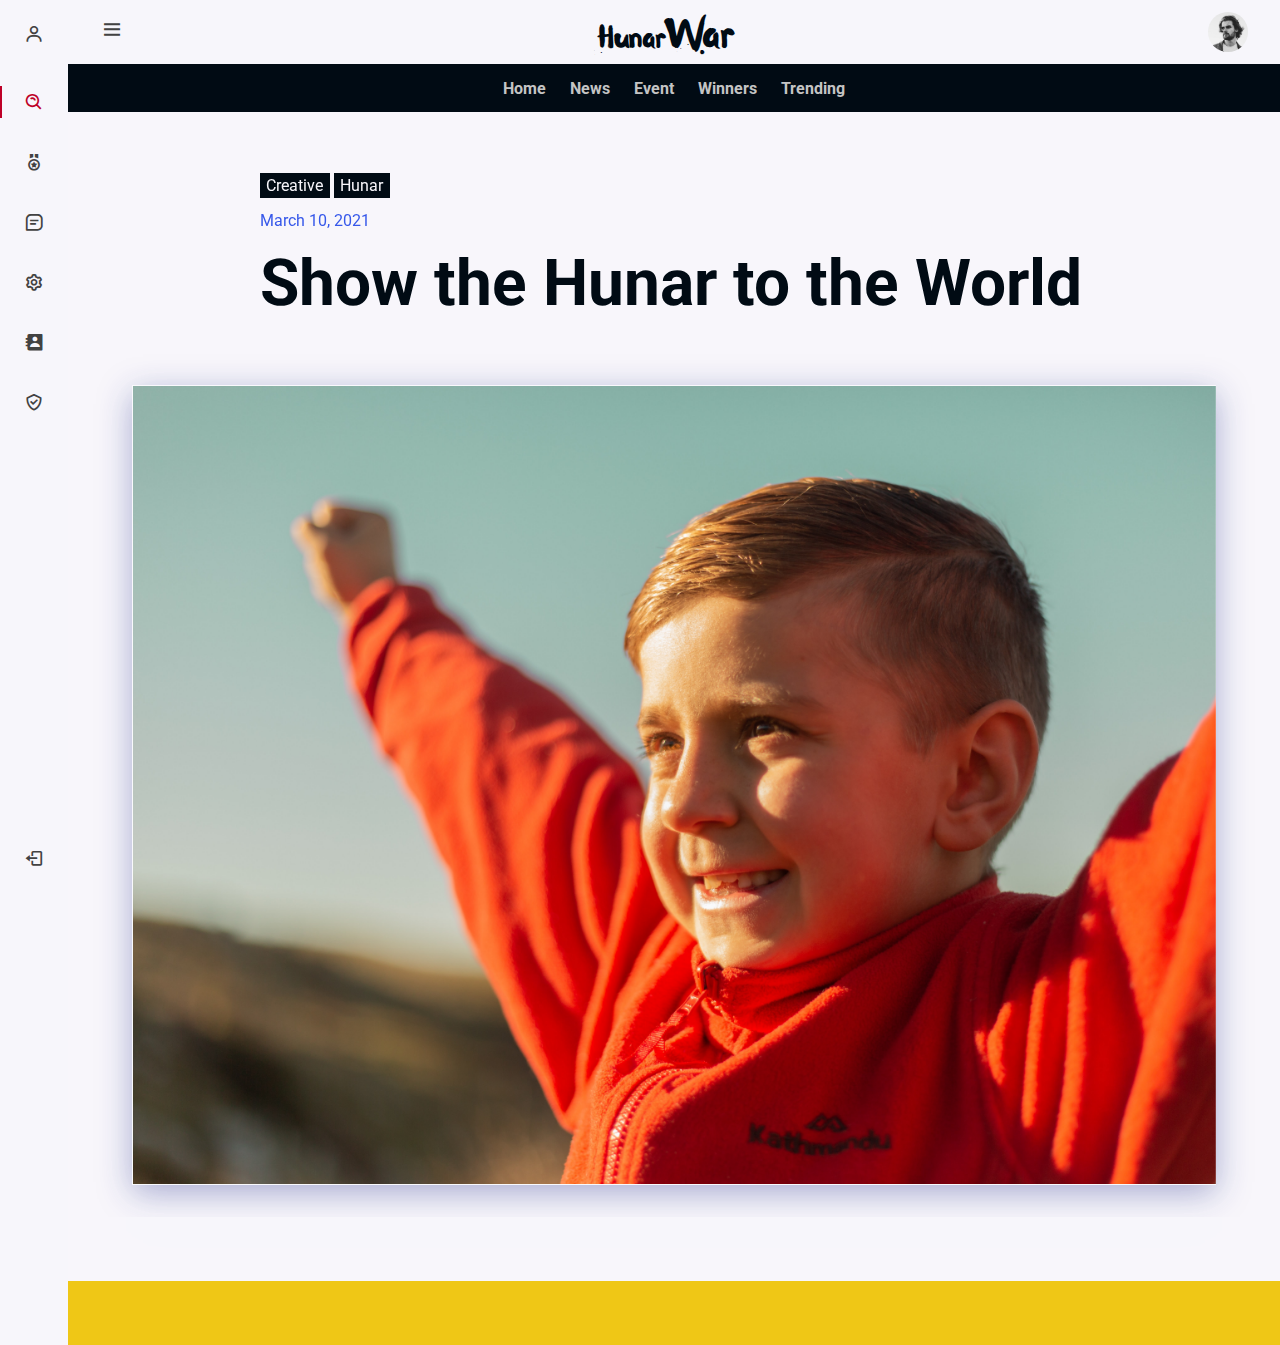
<file: index.html>
<!DOCTYPE html>
<html lang="en">
    <head>
        <meta charset="UTF-8">
        <meta name="viewport" content="width=device-width, initial-scale=1.0">

        <link href="https://fonts.googleapis.com/css2?family=Oregano&display=swap" rel="stylesheet">
        <link href="http://fonts.googleapis.com/css?family=Roboto:300,300i,400,400i,500,500i,700,700i|Roboto+Mono:300,400,500|Google+Sans:400,500,700|Material+Icons|Google+Sans+Display:400,500,700|Google+Sans+Text:400,500,700,400i,500i,700i" rel="stylesheet">
        <!-- ===== BOX ICONS ===== -->
        <link href='https://cdn.jsdelivr.net/npm/boxicons@2.0.5/css/boxicons.min.css' rel='stylesheet'>

        <!-- ===== CSS ===== -->
        <link rel="stylesheet" href="assets/css/styles.css">

        <title>HunarWar</title>
    </head>
    <body >
        <header class="header" id="header">
            <div class="header__toggle" id="body-pd">
                <i class='bx bx-menu' id="header-toggle"></i>
            </div>

            <div class="hunarwar">
                <a>Hunar<span class="hunarwar-w">War</span></a>
            </div>

            <div class="header__img">
                <a><img src="assets/img/perfil.jpg" alt=""></a>
            </div>
        </header>
        <div class="header1" id="header">
           
                <a href="index.html" class="nav__link1 active1">
                    <span class="nav__name1">Home</span>
                </a>

                <a href="underconstruction.html" class="nav__link1">
                    <span class="nav__name1">News</span>
                </a>
                
                <a href="underconstruction.html" class="nav__link1">
                    <span class="nav__name1">Event</span>
                </a>

                <a href="underconstruction.html" class="nav__link1">
                    <span class="nav__name1">Winners</span>
                </a>

                <a href="underconstruction.html" class="nav__link1">
                    <span class="nav__name1">Trending</span>
                </a>
            </div>

        <div class="l-navbar" id="nav-bar">
            <nav class="nav">
                <div>
                    <a href="underconstruction.html" class="nav__logo">
                        <i class='bx bx-user nav__logo-icon'></i>
                        <span class="nav__logo-name">Username</span>
                    </a>

                    <div class="nav__list">
                        <a href="underconstruction.html" class="nav__link active">
                        <i class='bx bx-search-alt nav__icon' ></i>
                            <span class="nav__name">Search</span>
                        </a>

                        <a href="underconstruction.html" class="nav__link">
                            <i class='bx bx-medal nav__icon' ></i>
                            <span class="nav__name">Rewards</span>
                        </a>
                        
                        <a href="underconstruction.html" class="nav__link">
                            <i class='bx bx-message-square-detail nav__icon' ></i>
                            <span class="nav__name">About Us</span>
                        </a>

                        <a href="underconstruction.html" class="nav__link">
                            <i class='bx bx-cog nav__icon' ></i>
                            <span class="nav__name">Settings</span>
                        </a>

                        <a href="underconstruction.html" class="nav__link">
                            <i class='bx bxs-contact nav__icon' ></i>
                            <span class="nav__name">Contact</span>
                        </a>

                        <a href="underconstruction.html" class="nav__link">
                            <i class='bx bx-check-shield nav__icon'></i>
                            <span class="nav__name">Privacy Policy</span>
                        </a>
                    </div>
                </div>

                <a href="underconstruction.html" class="nav__link">
                    <i class='bx bx-log-out nav__icon' ></i>
                    <span class="nav__name">Log Out</span>
                </a>
            </nav>
        </div>

        <!-- main area  -->
    <main id="main">

        <!-- section A -->
        <section id="section-a" class="grid">
             <span class="oppo" >Creative</span> <span  class="oppo" >Hunar</span>
             <p style="color: #3758ea;">March 10, 2021</p>
             <h1 class="main-heading" style="margin-top: 1rem;">Show the Hunar to the World</h1>
        </section>
        
       

        <!-- section B -->
        <section id="section-b" class="grid">
            <div class="content1">
                <!-- <p class="head1"> The <span style="color:#F7F6FB ; background-color:#BE0027 ; padding:0 0.55rem; ">hottest</span> trends for you to always be in a row.</p>
                <a href="underconstruction.html" class="head-btn">Get Started</a> -->
            </div>
        </section>

         <!-- section C -->
        <section id="section-c" class="grid" >
            <!-- <div class="content">
                <p class="head1"> The <span style="color:#F7F6FB ; background-color:#BE0027 ; padding:0 0.55rem; ">hottest</span> trends for you to always be in a row.</p>
                <a href="underconstruction.html" class="head-btn">Get Started</a>
            </div> -->
        </section>

        <!-- Section D -->
        <section id="section-d" class="grid">
            <!-- <div class="content">
                <p class="head1"> The <span style="color:#F7F6FB ; background-color:#BE0027 ; padding:0 0.55rem; ">hottest</span> trends for you to always be in a row.</p>
                <a href="underconstruction.html" class="head-btn">Get Started</a>
            </div> -->
        </section>
    </main>
        <!-- <h1>Components</h1> -->
        <!--===== MAIN JS =====-->
        <script src="assets/js/main.js"></script>
    </body>
</html>
</file>
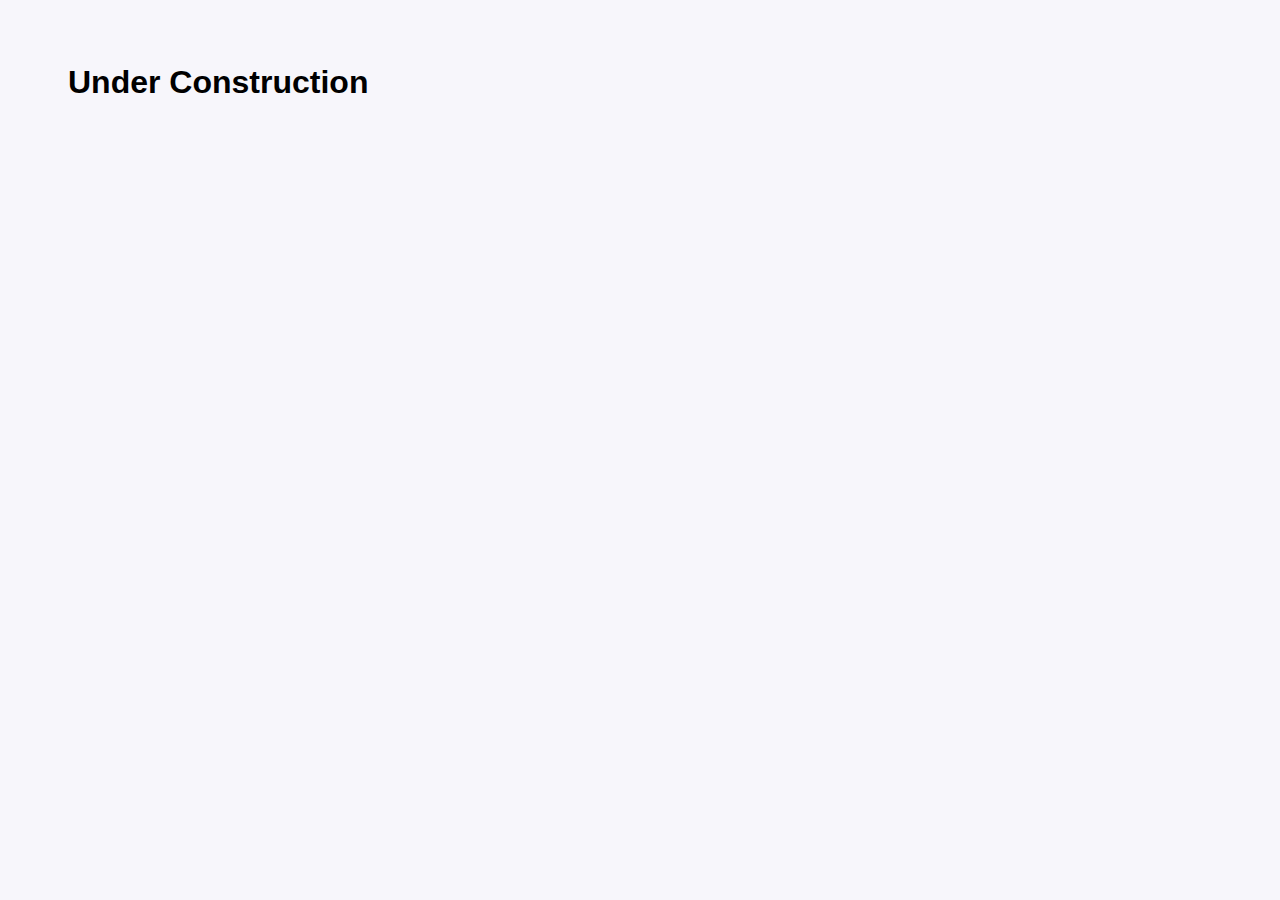
<file: underconstruction.html>
<!DOCTYPE html>
<html lang="en">
<head>
    <meta charset="UTF-8">
    <meta http-equiv="X-UA-Compatible" content="IE=edge">
    <meta name="viewport" content="width=device-width, initial-scale=1.0">
    <title>Under Construction</title>
    <!-- ===== CSS ===== -->
    <link rel="stylesheet" href="assets/css/styles.css">
</head>
<body>

    <h1>Under Construction</h1>
    
</body>
</html>
</file>
<file: assets/css/styles.css>
/*===== GOOGLE FONTS =====*/
@import url("https://fonts.googleapis.com/css2?family=Nunito:wght@400;600;700&display=swap");

/*===== VARIABLES CSS =====*/
:root{
  --header-height: 3rem;
  --nav-width: 68px;

  /*===== Colors =====*/
  --first-color: #BE0027;
  --second-color: #424242; 
  --main-color:#4e218f;
  --first-color-light: #C4C4C4;
  --white-color: #F7F6FB;
  --black-color: #010B14;
  
  /*===== Font and typography =====*/
  --body-font: 'Nunito', sans-serif;
  --normal-font-size: 1rem;
  
  /*===== z index =====*/
  --z-fixed: 100;
}

/*===== BASE =====*/
*,::before,::after{
  box-sizing: border-box;
}

body{
  position: relative;
  margin: var(--header-height) 0 0 0;
  padding: 0;
  background-color: var(--white-color);
  font-family: "Google Sans Text",Roboto,Arial,sans-serif;
  font-size: var(--normal-font-size);
  transition: .5s;
}

#main{
  padding-top: 3rem;
  justify-content: center;
}

a{
  text-decoration: none;
}


/*===== HEADER =====*/
.header{
  width: 100%;
  height: var(--header-height);
  position: fixed;
  top: 0;
  left: 0;
  display: flex;
  align-items: center;
  justify-content: space-between;
  padding: 0 1rem;
  background-color: var(--white-color);
  z-index: var(--z-fixed);
  transition: .5s;
}

.header__toggle{
  color: var(--second-color);
  font-size: 1.5rem;
  cursor: pointer;
}

.header__img{
  width: 35px;
  height: 35px;
  display: flex;
  justify-content: center;
  border-radius: 50%;
  overflow: hidden;
}

.header__img img{
  width: 40px;
}

.header1{
  width: 100%;
  height: var(--header-height);
  position: fixed;
  top: 64;
  left: 0;
  display: flex;
  align-items: center;
  justify-content: space-between;
  background-color: var(--black-color);
  z-index: var(--z-fixed);
  transition: .5s;
}

.nav__link1{
  position: relative;
  color:var(--first-color-light);
  padding: 0.55rem;
  font-weight: 700;
  transition: .3s;
}

.nav__link1:hover{
  color: var(--first-color);
  box-shadow: 0px 0px 20px  rgba(255, 255, 255, 0.4);
  padding: 0.55rem;
  border-radius: 10px;
  transition: .3s;
}

#section-a,#section-b,#section-c,#section-d{
  padding: 2rem;
  color: var(--black-color);
}

#section-d{
  background-color: #EFC716;
}
#section-a,#section-b,#section-c{
  background: rgba( 247, 246, 251, 0.90 );

  backdrop-filter: blur( 20.0px );
  -webkit-backdrop-filter: blur( 20.0px );
}
#section-a{
  position: relative;
  left: 0;
 
}

.content1{
  background-image: url(../img/back2.jpg);
  background-repeat: no-repeat;
  position:relative;
  height: 15rem;
  width: 100%;
  padding: 2rem;
  background-size: cover;
  box-shadow: 0 8px 32px 0 rgba( 31, 38, 135, 0.37 );
  border: 1px solid rgba( 255, 255, 255, 0.18 );
  transition: .5s;
}
.content{
  position:relative;
  height: 100%;
  width: 100%;
 padding: 2rem;
  background: rgba( 255, 255, 255, 0.20 );
  box-shadow: 0 8px 32px 0 rgba( 31, 38, 135, 0.37 );
  backdrop-filter: blur( 7.0px );
  -webkit-backdrop-filter: blur( 7.0px );
  border: 1px solid rgba( 255, 255, 255, 0.18 );
  transition: .5s;
}

.oppo{
  color:var(--white-color);
  background-color:var(--black-color);
  padding:0.2rem 0.4rem; 
}

.head1{
  font-weight: 800;
  font-size: 2rem;
  margin: 0;
  padding: 0 0 2rem 0 ;
  z-index: 99;
}

.head-btn{
  position: relative;
  color: var(--white-color);
  background:rgba( 190, 0, 39, 0.90 );
  box-shadow: 0 8px 32px 0 rgba( 31, 38, 135, 0.37 );
  padding: 0.55rem 0.75rem;
  font-weight: 700;
  width: max-content;
  display: flex;
  justify-content: center;
  border-radius: 50px;
  cursor: pointer;
  z-index: 99;
}
.head-btn:hover{
  box-shadow: 0px 0px 20px  rgba(255, 255, 255, 0.4);
}

/*===== NAV =====*/
.l-navbar{
  position: fixed;
  top: 0;
  left: -30%;
  width: var(--nav-width);
  height: 100vh;
  background-color: var(--white-color);
  padding: .5rem 1rem 0 0;
  transition: .5s;
  z-index: var(--z-fixed);
}

.nav{
  height: 100%;
  display: flex;
  flex-direction: column;
  justify-content: space-between;
  overflow: hidden;
}

.nav__logo, .nav__link{
  display: grid;
  grid-template-columns: max-content max-content;
  align-items: center;
  column-gap: 1rem;
  padding: .5rem 0 .5rem 1.5rem;
}

.nav__logo{
  margin-bottom: 2rem;
}
@font-face{
  font-family: "waterlily";
  src: url(../fonts/Waterlily\ Script.ttf);
  font-style: normal;
  font-weight: 18;
}

/* .main-heading{
  font-family: 'Oregano', cursive;
} */
.hunarwar{
  color:   var(--black-color);
  
  font-size: 30px;
  font-family: "waterlily";
}

.hunarwar-w{
  font-size: 40px;
}

.nav__logo-icon{
  font-size: 1.25rem;
  color: var(--second-color);
}

.nav__logo-name{
  color: var(--second-color);
  font-weight: 700;
  
}

.nav__link{
  position: relative;
  color: var(--second-color);
  margin-bottom: 1.5rem;
  transition: .3s;
}

.nav__link:hover{
  color: var(--first-color);
}

.nav__icon{
  font-size: 1.25rem;
}

/*Show navbar movil*/
.show{
  left: 0;
}

/*Add padding body movil*/
.body-pd{
  padding-left: 40px;
}

/*Active links*/
.active{
  color: var(--first-color);
}

.active::before{
  content: '';
  position: absolute;
  left: 0;
  width: 2px;
  height: 32px;
  background-color: var(--first-color);
}

.main-heading{
  margin: 0;
  font-size: 3rem;
  font-weight: bold;
}


/* ===== MEDIA QUERIES=====*/
@media screen and (min-width: 768px){
  body{
    margin: calc(var(--header-height) + 1rem) 0 0 0;
    padding: 0 0 0 var(--nav-width) ;
  }

  .header{
    height: calc(var(--header-height) + 1rem);
    padding: 0 2rem 0 calc(var(--nav-width) + 2rem);
  }

  .header__img{
    width: 40px;
    height: 40px;
  }

  .header__img img{
    width: 45px;
  }

  .l-navbar{
    left: 0;
    padding: 1rem 1rem 0 0;
  }
  
  /*Show navbar desktop*/
  .show{
    width: calc(var(--nav-width) + 156px);
  }

  /*Add padding body desktop*/
  .body-pd{
    padding-left: calc(var(--nav-width) + 60px);
  }

  .nav__link1{
    padding:  0.75rem; 
  }
  .nav__link1:hover{
    padding:  0.45rem 0.75rem;
  }
  .header1{
    padding: 0 2rem 0 calc(var(--nav-width) + 2rem);
    justify-content: center;  
  }
  #section-a{
    
    padding:4rem 12rem 2rem 12rem;
    
  } 
  #section-b{
    
    padding:2rem 4rem 2rem 4rem;
    
  } 
  #section-c,#section-d{
    
    padding:2rem 12rem 2rem 12rem;
    
  } 

  /* .head1{
    font-size: 3rem;
   padding: 3.2rem 7.5rem;
  }

  .head-btn{
    margin: 0em 0em 0em 7.5em;
  } */

  .main-heading{
    font-size: 4rem;
  }

  .content1{
    
    height: 50rem;
    width: 100%;
  }


}
</file>
